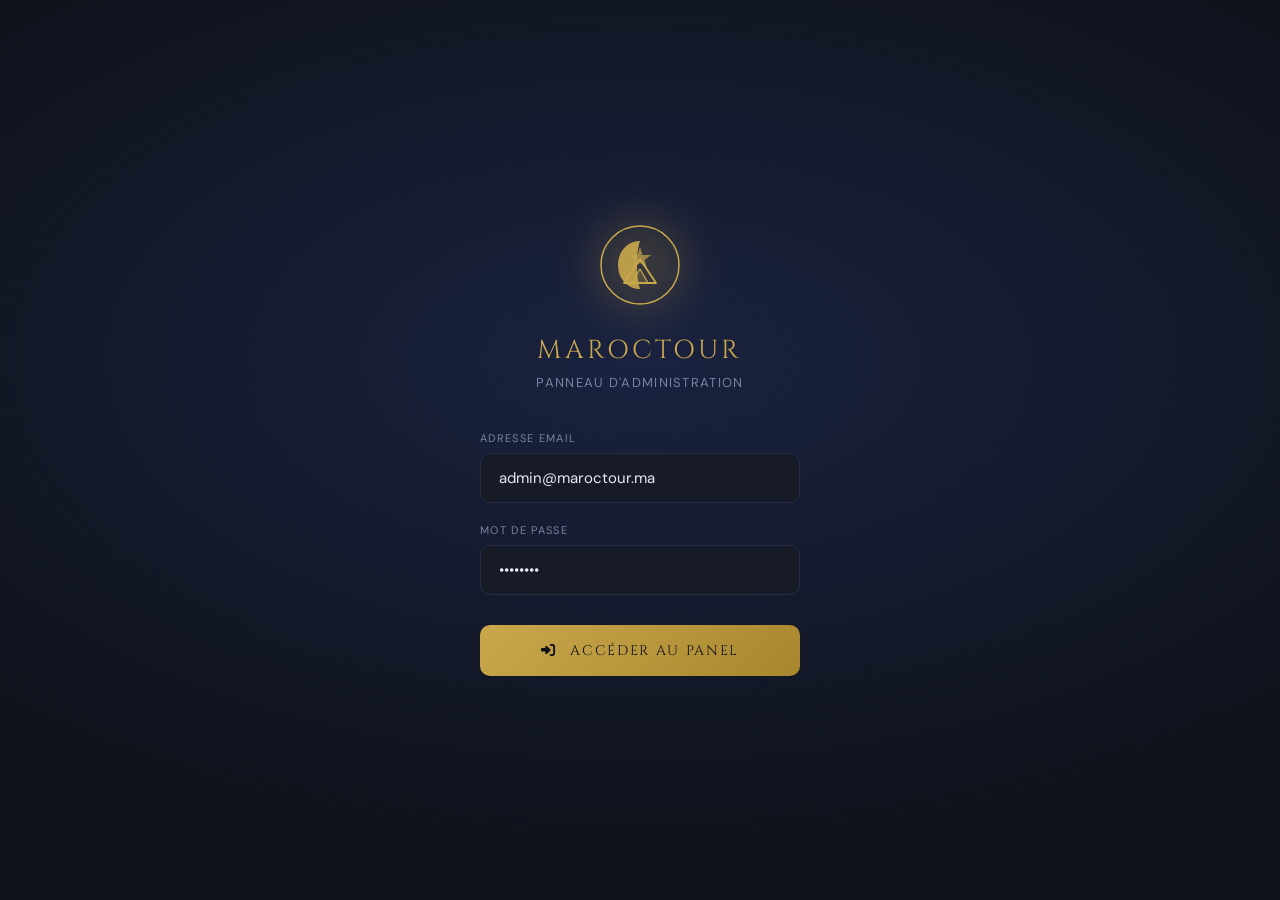
<file: templates/admin.html>
<!DOCTYPE html>
<html lang="fr">
<head>
    <meta charset="UTF-8">
    <meta name="viewport" content="width=device-width, initial-scale=1.0">
    <title>Admin Panel – MarocTour</title>
    <link rel="stylesheet" href="https://cdnjs.cloudflare.com/ajax/libs/font-awesome/6.4.0/css/all.min.css">
    <link href="https://fonts.googleapis.com/css2?family=Cinzel:wght@600;700&family=DM+Sans:wght@300;400;500;600&display=swap" rel="stylesheet">
    <style>
        :root {
            --bg: #0e1117;
            --surface: #161b27;
            --surface2: #1e2538;
            --border: #252d42;
            --gold: #c9a84c;
            --gold-light: #e0c06e;
            --gold-dim: rgba(201,168,76,0.15);
            --red: #e05252;
            --green: #4dbd74;
            --blue: #5b8dee;
            --teal: #3ecfb3;
            --text: #e8eaf2;
            --muted: #7a82a0;
            --font-display: 'Cinzel', serif;
            --font-body: 'DM Sans', sans-serif;
            --radius: 14px;
            --sidebar-w: 260px;
        }

        * { margin:0; padding:0; box-sizing:border-box; }
        body { font-family: var(--font-body); background: var(--bg); color: var(--text); min-height:100vh; overflow-x:hidden; }

        /* ===================== LOGIN ===================== */
        #admin-login {
            min-height:100vh; display:flex; align-items:center; justify-content:center;
            background: radial-gradient(ellipse 80% 60% at 50% 40%, #1a2240 0%, #0e1117 100%);
        }
        .login-wrap { width:420px; padding:60px 50px; }

        /* Brand icon */
        .brand-icon {
            width:80px; height:80px; margin:0 auto 28px;
            position:relative; cursor:default;
        }
        .brand-icon svg { width:100%; height:100%; }
        .brand-icon-glow {
            position:absolute; inset:-10px;
            border-radius:50%; background:var(--gold);
            filter: blur(20px); opacity:.18;
            animation: pulse-glow 3s ease-in-out infinite;
        }
        @keyframes pulse-glow { 0%,100%{opacity:.18} 50%{opacity:.32} }

        .brand-name {
            font-family: var(--font-display); font-size:26px; letter-spacing:.12em;
            text-align:center; color:var(--gold); margin-bottom:6px;
        }
        .brand-sub {
            text-align:center; color:var(--muted); font-size:13px; letter-spacing:.1em;
            text-transform:uppercase; margin-bottom:40px;
        }

        .field { margin-bottom:20px; }
        .field label { display:block; font-size:11px; letter-spacing:.12em; text-transform:uppercase; color:var(--muted); margin-bottom:8px; }
        .field input {
            width:100%; padding:14px 18px; background:var(--surface); border:1px solid var(--border);
            border-radius:10px; color:var(--text); font-family:var(--font-body); font-size:15px;
            transition:.2s;
        }
        .field input:focus { outline:none; border-color:var(--gold); background:var(--surface2); }

        .btn-login {
            width:100%; padding:16px; margin-top:10px;
            background: linear-gradient(135deg, var(--gold) 0%, #a8862e 100%);
            color:#0e1117; font-family:var(--font-display); font-size:14px; letter-spacing:.12em;
            border:none; border-radius:10px; cursor:pointer; transition:.25s;
        }
        .btn-login:hover { transform:translateY(-2px); box-shadow:0 10px 30px rgba(201,168,76,.3); }

        /* ===================== DASHBOARD ===================== */
        #admin-dashboard { display:flex; min-height:100vh; }

        /* SIDEBAR */
        .sidebar {
            width:var(--sidebar-w); background:var(--surface); border-right:1px solid var(--border);
            display:flex; flex-direction:column; position:fixed; top:0; left:0; height:100vh; z-index:100;
            transition:.3s;
        }
        .sidebar-brand {
            padding:28px 24px 20px;
            border-bottom:1px solid var(--border);
            display:flex; align-items:center; gap:14px;
        }
        .sidebar-logo { width:40px; height:40px; flex-shrink:0; }
        .sidebar-logo svg { width:100%; height:100%; }
        .sidebar-title { font-family:var(--font-display); font-size:16px; color:var(--gold); letter-spacing:.08em; }
        .sidebar-role { font-size:11px; color:var(--muted); letter-spacing:.1em; text-transform:uppercase; }

        .sidebar-nav { flex:1; padding:20px 14px; overflow-y:auto; }
        .nav-section-label {
            font-size:10px; letter-spacing:.18em; text-transform:uppercase; color:var(--muted);
            padding:8px 14px 6px; margin-top:10px;
        }
        .nav-item {
            display:flex; align-items:center; gap:12px;
            padding:12px 16px; border-radius:10px; cursor:pointer;
            font-size:14px; color:var(--muted); transition:.2s; margin-bottom:2px;
            border:none; background:none; width:100%; text-align:left;
        }
        .nav-item i { width:18px; text-align:center; font-size:15px; }
        .nav-item:hover { background:var(--surface2); color:var(--text); }
        .nav-item.active { background:var(--gold-dim); color:var(--gold); }
        .nav-item .badge-count {
            margin-left:auto; background:var(--red); color:#fff; font-size:10px;
            padding:2px 7px; border-radius:20px; font-weight:600;
        }

        .sidebar-footer {
            padding:20px 14px; border-top:1px solid var(--border);
        }
        .btn-site { 
            display:flex; align-items:center; gap:10px;
            padding:11px 16px; border-radius:10px; background:var(--gold-dim);
            color:var(--gold); font-size:13px; cursor:pointer; border:none; width:100%;
            transition:.2s; margin-bottom:10px;
        }
        .btn-site:hover { background:rgba(201,168,76,.25); }
        .btn-sidebar-logout {
            display:flex; align-items:center; gap:10px;
            padding:11px 16px; border-radius:10px; background:rgba(224,82,82,.1);
            color:var(--red); font-size:13px; cursor:pointer; border:none; width:100%; transition:.2s;
        }
        .btn-sidebar-logout:hover { background:rgba(224,82,82,.2); }

        /* MAIN CONTENT */
        .main-content {
            margin-left:var(--sidebar-w); flex:1; padding:36px 40px; background:var(--bg);
        }

        /* TOP BAR */
        .topbar {
            display:flex; align-items:center; justify-content:space-between;
            margin-bottom:36px;
        }
        .topbar-title h1 { font-family:var(--font-display); font-size:22px; color:var(--text); letter-spacing:.06em; }
        .topbar-title p { font-size:13px; color:var(--muted); margin-top:3px; }
        .topbar-right { display:flex; align-items:center; gap:16px; }

        .status-pill {
            display:flex; align-items:center; gap:7px;
            padding:8px 16px; border-radius:20px; background:var(--surface); border:1px solid var(--border);
            font-size:12px; color:var(--muted);
        }
        .status-dot { width:7px; height:7px; border-radius:50%; background:var(--green); animation:blink 2s infinite; }
        @keyframes blink { 0%,100%{opacity:1} 50%{opacity:.4} }

        .topbar-avatar {
            width:38px; height:38px; border-radius:50%;
            background:linear-gradient(135deg,var(--gold),#a8862e);
            display:flex; align-items:center; justify-content:center;
            font-family:var(--font-display); font-size:14px; color:#0e1117; cursor:pointer;
        }

        /* STAT CARDS */
        .stats-row { display:grid; grid-template-columns:repeat(4, 1fr); gap:20px; margin-bottom:32px; }
        .stat-card {
            background:var(--surface); border:1px solid var(--border); border-radius:var(--radius);
            padding:26px 24px; transition:.25s; cursor:default;
        }
        .stat-card:hover { border-color:var(--gold); transform:translateY(-2px); }
        .stat-card-top { display:flex; align-items:center; justify-content:space-between; margin-bottom:18px; }
        .stat-icon {
            width:44px; height:44px; border-radius:12px;
            display:flex; align-items:center; justify-content:center; font-size:18px;
        }
        .stat-icon.gold { background:var(--gold-dim); color:var(--gold); }
        .stat-icon.blue { background:rgba(91,141,238,.15); color:var(--blue); }
        .stat-icon.green { background:rgba(77,189,116,.15); color:var(--green); }
        .stat-icon.teal { background:rgba(62,207,179,.15); color:var(--teal); }
        .stat-trend { font-size:11px; display:flex; align-items:center; gap:4px; }
        .stat-trend.up { color:var(--green); }
        .stat-trend.neutral { color:var(--muted); }
        .stat-value { font-family:var(--font-display); font-size:32px; color:var(--text); margin-bottom:4px; }
        .stat-label { font-size:13px; color:var(--muted); }

        /* TAB PANEL */
        .panel { background:var(--surface); border:1px solid var(--border); border-radius:var(--radius); overflow:hidden; }
        .panel-tabs { display:flex; border-bottom:1px solid var(--border); padding:0 24px; }
        .panel-tab {
            padding:18px 20px; font-size:13px; color:var(--muted); cursor:pointer;
            border-bottom:2px solid transparent; transition:.2s; background:none; border-left:none; border-right:none; border-top:none;
            display:flex; align-items:center; gap:8px;
        }
        .panel-tab:hover { color:var(--text); }
        .panel-tab.active { color:var(--gold); border-bottom-color:var(--gold); }
        .panel-body { padding:32px; }
        .tab-pane { display:none; }
        .tab-pane.active { display:block; }

        /* SECTION HEADER */
        .section-head { display:flex; align-items:center; justify-content:space-between; margin-bottom:24px; }
        .section-head h2 { font-size:17px; font-weight:600; color:var(--text); }
        .btn-add {
            padding:9px 18px; background:var(--gold-dim); color:var(--gold); border:1px solid rgba(201,168,76,.3);
            border-radius:8px; font-size:13px; cursor:pointer; display:flex; align-items:center; gap:7px; transition:.2s;
        }
        .btn-add:hover { background:rgba(201,168,76,.25); }

        /* TABLE */
        .table-wrap { overflow-x:auto; }
        table { width:100%; border-collapse:collapse; }
        thead th {
            padding:12px 16px; text-align:left; font-size:11px; letter-spacing:.1em;
            text-transform:uppercase; color:var(--muted); border-bottom:1px solid var(--border); background:var(--surface2);
        }
        tbody tr { border-bottom:1px solid var(--border); transition:.15s; }
        tbody tr:last-child { border-bottom:none; }
        tbody tr:hover { background:var(--surface2); }
        tbody td { padding:14px 16px; font-size:14px; color:var(--text); }
        .td-avatar {
            width:32px; height:32px; border-radius:50%; background:linear-gradient(135deg,var(--gold),#a8862e);
            display:inline-flex; align-items:center; justify-content:center; font-size:13px; color:#0e1117;
            font-weight:700; margin-right:10px; vertical-align:middle;
        }
        .td-name { vertical-align:middle; }
        .badge-role {
            display:inline-block; padding:3px 10px; border-radius:20px; font-size:11px; font-weight:600;
        }
        .badge-role.user { background:rgba(91,141,238,.15); color:var(--blue); }
        .badge-role.admin { background:var(--gold-dim); color:var(--gold); }
        .btn-del {
            padding:6px 12px; background:rgba(224,82,82,.1); color:var(--red);
            border:none; border-radius:7px; font-size:12px; cursor:pointer; transition:.2s;
        }
        .btn-del:hover { background:rgba(224,82,82,.2); }

        /* FORM */
        .form-grid { display:grid; grid-template-columns:1fr 1fr; gap:20px; }
        .form-field { margin-bottom:20px; }
        .form-field label { display:block; font-size:12px; letter-spacing:.1em; text-transform:uppercase; color:var(--muted); margin-bottom:9px; }
        .form-field input, .form-field select, .form-field textarea {
            width:100%; padding:13px 16px; background:var(--bg); border:1px solid var(--border);
            border-radius:9px; color:var(--text); font-family:var(--font-body); font-size:14px; transition:.2s;
        }
        .form-field input:focus, .form-field select:focus, .form-field textarea:focus {
            outline:none; border-color:var(--gold);
        }
        .form-field textarea { resize:vertical; }
        .form-field select option { background:var(--surface2); }
        .btn-save {
            padding:13px 28px; background:linear-gradient(135deg,var(--gold),#a8862e);
            color:#0e1117; font-family:var(--font-display); font-size:13px; letter-spacing:.1em;
            border:none; border-radius:9px; cursor:pointer; transition:.25s;
        }
        .btn-save:hover { transform:translateY(-2px); box-shadow:0 8px 24px rgba(201,168,76,.3); }

        /* DESTINATIONS LIST */
        .dest-grid { display:grid; grid-template-columns:repeat(auto-fill, minmax(200px, 1fr)); gap:14px; margin-top:24px; }
        .dest-chip {
            padding:14px 18px; border-radius:10px; border:1px solid var(--border); background:var(--surface2);
            display:flex; align-items:center; gap:10px; font-size:13px;
        }
        .chip-dot { width:8px; height:8px; border-radius:50%; flex-shrink:0; }
        .chip-dot.ville { background:var(--blue); }
        .chip-dot.nature { background:var(--green); }

        /* ACTIVITY FEED */
        .activity-feed { list-style:none; }
        .activity-feed li {
            display:flex; align-items:flex-start; gap:16px;
            padding:16px 0; border-bottom:1px solid var(--border);
        }
        .activity-feed li:last-child { border-bottom:none; }
        .act-icon {
            width:36px; height:36px; border-radius:10px; display:flex; align-items:center;
            justify-content:center; font-size:14px; flex-shrink:0; margin-top:2px;
        }
        .act-icon.register { background:rgba(91,141,238,.15); color:var(--blue); }
        .act-icon.predict { background:var(--gold-dim); color:var(--gold); }
        .act-icon.group { background:rgba(77,189,116,.15); color:var(--green); }
        .act-icon.plan { background:rgba(62,207,179,.15); color:var(--teal); }
        .act-body { flex:1; }
        .act-title { font-size:13px; color:var(--text); line-height:1.4; }
        .act-time { font-size:11px; color:var(--muted); margin-top:3px; }

        /* ML STATUS CARD */
        .ml-card {
            border:1px solid var(--border); border-radius:var(--radius);
            padding:24px; background:var(--surface2);
        }
        .ml-card-title { display:flex; align-items:center; gap:10px; font-size:15px; font-weight:600; margin-bottom:20px; }
        .ml-card-title i { color:var(--gold); }
        .ml-metric { display:flex; justify-content:space-between; align-items:center; padding:10px 0; border-bottom:1px solid var(--border); }
        .ml-metric:last-child { border-bottom:none; }
        .ml-metric-label { font-size:13px; color:var(--muted); }
        .ml-metric-val { font-size:14px; font-weight:600; }
        .ml-metric-val.ok { color:var(--green); }
        .ml-metric-val.warn { color:var(--gold); }
        .progress-bar { width:120px; height:6px; background:var(--border); border-radius:3px; overflow:hidden; }
        .progress-fill { height:100%; border-radius:3px; background:linear-gradient(90deg, var(--gold), var(--teal)); }

        /* ALERTS */
        .alert { padding:14px 18px; border-radius:10px; margin-bottom:20px; font-size:13px; display:flex; align-items:center; gap:10px; }
        .alert.success { background:rgba(77,189,116,.12); border:1px solid rgba(77,189,116,.3); color:var(--green); }
        .alert.error { background:rgba(224,82,82,.12); border:1px solid rgba(224,82,82,.3); color:var(--red); }
        .hidden { display:none !important; }

        /* RESPONSIVE */
        @media (max-width:1100px) { .stats-row { grid-template-columns:repeat(2,1fr); } }
        @media (max-width:900px) {
            .sidebar { transform:translateX(-100%); }
            .sidebar.open { transform:none; }
            .main-content { margin-left:0; padding:24px 20px; }
        }
    </style>
</head>
<body>

<!-- ==================== LOGIN ==================== -->
<div id="admin-login">
    <div class="login-wrap">
        <div class="brand-icon">
            <div class="brand-icon-glow"></div>
            <!-- SVG Logotype personnalisé MarocTour -->
            <svg viewBox="0 0 80 80" fill="none" xmlns="http://www.w3.org/2000/svg">
                <circle cx="40" cy="40" r="39" stroke="#c9a84c" stroke-width="1.5"/>
                <!-- Croissant stylisé -->
                <path d="M40 16 C28 16 18 26 18 40 C18 54 28 64 40 64 C38 58 37 50 37 40 C37 30 38 22 40 16Z" fill="#c9a84c" opacity="0.9"/>
                <!-- Étoile à 6 branches stylisée -->
                <polygon points="40,22 42.5,30 51,30 44.5,35 47,43 40,38 33,43 35.5,35 29,30 37.5,30" fill="#c9a84c" opacity="0.7"/>
                <!-- Montagne -->
                <path d="M24 58 L40 34 L56 58 Z" fill="none" stroke="#c9a84c" stroke-width="1.8" stroke-linejoin="round"/>
                <path d="M32 58 L40 44 L48 58" fill="rgba(201,168,76,0.2)" stroke="#c9a84c" stroke-width="1.2" stroke-linejoin="round"/>
            </svg>
        </div>

        <div class="brand-name">MAROCTOUR</div>
        <div class="brand-sub">Panneau d'Administration</div>

        <div class="field">
            <label>Adresse Email</label>
            <input type="email" id="admin-email" value="admin@maroctour.ma" placeholder="admin@maroctour.ma">
        </div>
        <div class="field">
            <label>Mot de passe</label>
            <input type="password" id="admin-password" value="admin123" placeholder="••••••••">
        </div>
        <button class="btn-login" onclick="doLogin()">
            <i class="fas fa-sign-in-alt" style="margin-right:8px;"></i> ACCÉDER AU PANEL
        </button>
        <div id="login-error" class="alert error hidden" style="margin-top:16px;">
            <i class="fas fa-exclamation-circle"></i> <span></span>
        </div>
    </div>
</div>

<!-- ==================== DASHBOARD ==================== -->
<div id="admin-dashboard" class="hidden">

    <!-- SIDEBAR -->
    <aside class="sidebar" id="sidebar">
        <div class="sidebar-brand">
            <div class="sidebar-logo">
                <svg viewBox="0 0 40 40" fill="none" xmlns="http://www.w3.org/2000/svg">
                    <circle cx="20" cy="20" r="19" stroke="#c9a84c" stroke-width="1.2"/>
                    <path d="M20 8 C14 8 9 13 9 20 C9 27 14 32 20 32 C19 29 18.5 25 18.5 20 C18.5 15 19 11 20 8Z" fill="#c9a84c" opacity="0.9"/>
                    <path d="M12 29 L20 17 L28 29 Z" fill="none" stroke="#c9a84c" stroke-width="1.4" stroke-linejoin="round"/>
                    <path d="M16 29 L20 22 L24 29" fill="rgba(201,168,76,0.25)" stroke="#c9a84c" stroke-width="1" stroke-linejoin="round"/>
                </svg>
            </div>
            <div>
                <div class="sidebar-title">MarocTour</div>
                <div class="sidebar-role">Admin Panel</div>
            </div>
        </div>

        <nav class="sidebar-nav">
            <div class="nav-section-label">Principal</div>
            <button class="nav-item active" onclick="showTab('overview',this)">
                <i class="fas fa-chart-line"></i> Vue d'ensemble
            </button>
            <button class="nav-item" onclick="showTab('users',this)">
                <i class="fas fa-users"></i> Utilisateurs
                <span class="badge-count" id="users-badge">0</span>
            </button>
            <button class="nav-item" onclick="showTab('destinations',this)">
                <i class="fas fa-map-marker-alt"></i> Destinations
            </button>
            <button class="nav-item" onclick="showTab('groups',this)">
                <i class="fas fa-user-friends"></i> Groupes de voyage
            </button>

            <button class="nav-item" onclick="showTab('comments',this)">
                <i class="fas fa-comments"></i> Commentaires
                <span class="badge-count" id="comments-badge">0</span>
            </button>

            <div class="nav-section-label" style="margin-top:16px;">Contenu & Système</div>
            <button class="nav-item" onclick="showTab('content',this)">
                <i class="fas fa-edit"></i> Contenu du site
            </button>
            <button class="nav-item" onclick="showTab('ml',this)">
                <i class="fas fa-brain"></i> Modèle ML
            </button>
            <button class="nav-item" onclick="showTab('activity',this)">
                <i class="fas fa-history"></i> Journal d'activité
            </button>
        </nav>

        <div class="sidebar-footer">
            <button class="btn-site" onclick="window.open('/', '_blank')">
                <i class="fas fa-external-link-alt"></i> Voir le site
            </button>
            <button class="btn-sidebar-logout" onclick="adminLogout()">
                <i class="fas fa-sign-out-alt"></i> Déconnexion
            </button>
        </div>
    </aside>

    <!-- MAIN -->
    <main class="main-content">

        <!-- TOPBAR -->
        <div class="topbar">
            <div class="topbar-title">
                <h1 id="page-title">Vue d'ensemble</h1>
                <p id="page-sub">Tableau de bord — MarocTour</p>
            </div>
            <div class="topbar-right">
                <div class="status-pill">
                    <span class="status-dot"></span>
                    Système opérationnel
                </div>
                <div class="topbar-avatar">A</div>
            </div>
        </div>

        <!-- STAT CARDS -->
        <div class="stats-row">
            <div class="stat-card">
                <div class="stat-card-top">
                    <div class="stat-icon gold"><i class="fas fa-users"></i></div>
                    <span class="stat-trend up"><i class="fas fa-arrow-up"></i> Live</span>
                </div>
                <div class="stat-value" id="sc-users">0</div>
                <div class="stat-label">Utilisateurs inscrits</div>
            </div>
            <div class="stat-card">
                <div class="stat-card-top">
                    <div class="stat-icon blue"><i class="fas fa-map-marked-alt"></i></div>
                    <span class="stat-trend neutral"><i class="fas fa-minus"></i> Stable</span>
                </div>
                <div class="stat-value" id="sc-dests">0</div>
                <div class="stat-label">Destinations disponibles</div>
            </div>
            <div class="stat-card">
                <div class="stat-card-top">
                    <div class="stat-icon green"><i class="fas fa-user-friends"></i></div>
                    <span class="stat-trend up"><i class="fas fa-arrow-up"></i> Actifs</span>
                </div>
                <div class="stat-value" id="sc-groups">0</div>
                <div class="stat-label">Groupes de voyage</div>
            </div>
            <div class="stat-card">
                <div class="stat-card-top">
                    <div class="stat-icon teal"><i class="fas fa-brain"></i></div>
                    <span class="stat-trend up" id="ml-badge">⚡ Actif</span>
                </div>
                <div class="stat-value">ML</div>
                <div class="stat-label">Modèle Decision Tree</div>
            </div>
        </div>

        <!-- MAIN PANEL -->
        <div class="panel">
            <div class="panel-tabs">
                <button class="panel-tab active" id="ptab-overview" onclick="showTab('overview',this,true)"><i class="fas fa-chart-line"></i> Aperçu</button>
                <button class="panel-tab" id="ptab-users" onclick="showTab('users',this,true)"><i class="fas fa-users"></i> Utilisateurs</button>
                <button class="panel-tab" id="ptab-destinations" onclick="showTab('destinations',this,true)"><i class="fas fa-map"></i> Destinations</button>
                <button class="panel-tab" id="ptab-groups" onclick="showTab('groups',this,true)"><i class="fas fa-user-friends"></i> Groupes</button>
                <button class="panel-tab" id="ptab-comments" onclick="showTab('comments',this,true)"><i class="fas fa-comments"></i> Commentaires</button>
                <button class="panel-tab" id="ptab-content" onclick="showTab('content',this,true)"><i class="fas fa-edit"></i> Contenu</button>
                <button class="panel-tab" id="ptab-ml" onclick="showTab('ml',this,true)"><i class="fas fa-brain"></i> ML</button>
                <button class="panel-tab" id="ptab-favorites" onclick="showTab('favorites',this,true)"><i class="fas fa-bookmark"></i> Favoris</button>
                <button class="panel-tab" id="ptab-activity" onclick="showTab('activity',this,true)"><i class="fas fa-history"></i> Activité</button>
            </div>

            <div class="panel-body">

                <!-- ===== OVERVIEW ===== -->
                <div class="tab-pane active" id="pane-overview">
                    <div class="section-head"><h2>Résumé du système</h2></div>
                    <div style="display:grid; grid-template-columns:1fr 1fr; gap:24px;">
                        <div class="ml-card">
                            <div class="ml-card-title"><i class="fas fa-server"></i> Infrastructure</div>
                            <div class="ml-metric">
                                <span class="ml-metric-label">Serveur Flask</span>
                                <span class="ml-metric-val ok">En ligne</span>
                            </div>
                            <div class="ml-metric">
                                <span class="ml-metric-label">Dataset chargé</span>
                                <span class="ml-metric-val ok">500 échantillons</span>
                            </div>
                            <div class="ml-metric">
                                <span class="ml-metric-label">API Endpoints</span>
                                <span class="ml-metric-val warn">12 actifs</span>
                            </div>
                            <div class="ml-metric">
                                <span class="ml-metric-label">Sessions actives</span>
                                <span class="ml-metric-val ok">Live</span>
                            </div>
                        </div>
                        <div class="ml-card">
                            <div class="ml-card-title"><i class="fas fa-chart-pie"></i> Répartition destinations</div>
                            <div class="ml-metric">
                                <span class="ml-metric-label">Villes marocaines</span>
                                <div style="display:flex; align-items:center; gap:10px;">
                                    <div class="progress-bar"><div class="progress-fill" style="width:55%;"></div></div>
                                    <span class="ml-metric-val ok">8</span>
                                </div>
                            </div>
                            <div class="ml-metric">
                                <span class="ml-metric-label">Sites naturels</span>
                                <div style="display:flex; align-items:center; gap:10px;">
                                    <div class="progress-bar"><div class="progress-fill" style="width:45%;"></div></div>
                                    <span class="ml-metric-val" style="color:var(--teal)">9</span>
                                </div>
                            </div>
                            <div class="ml-metric">
                                <span class="ml-metric-label">Précision du modèle</span>
                                <div style="display:flex; align-items:center; gap:10px;">
                                    <div class="progress-bar"><div class="progress-fill" style="width:82%;"></div></div>
                                    <span class="ml-metric-val warn">~82%</span>
                                </div>
                            </div>
                        </div>
                    </div>
                </div>

                <!-- ===== USERS ===== -->
                <div class="tab-pane" id="pane-users">
                    <div class="section-head">
                        <h2>Gestion des utilisateurs</h2>
                        <span style="font-size:13px; color:var(--muted);" id="users-count-label">Chargement...</span>
                    </div>
                    <div id="users-alert"></div>
                    <div class="table-wrap">
                        <table>
                            <thead>
                                <tr>
                                    <th>Utilisateur</th>
                                    <th>Email</th>
                                    <th>Inscription</th>
                                    <th>Activité</th>
                                    <th>Rôle</th>
                                    <th>Action</th>
                                </tr>
                            </thead>
                            <tbody id="users-tbody">
                                <tr><td colspan="5" style="text-align:center; color:var(--muted); padding:32px;">Chargement...</td></tr>
                            </tbody>
                        </table>
                    </div>
                </div>

                <!-- ===== DESTINATIONS ===== -->
                <div class="tab-pane" id="pane-destinations">
                    <div style="display:grid; grid-template-columns:1fr 1fr; gap:32px; align-items:start;">
                        <!-- Formulaire ajout -->
                        <div>
                            <div class="section-head"><h2>Ajouter une destination</h2></div>
                            <div id="dest-alert"></div>
                            <form id="dest-form">
                                <div class="form-field">
                                    <label>Nom de la destination</label>
                                    <input type="text" id="dest-name" placeholder="Ex: Tanger" required>
                                </div>
                                <div class="form-field">
                                    <label>Type</label>
                                    <select id="dest-type" required>
                                        <option value="Ville">Ville</option>
                                        <option value="Nature">Nature</option>
                                    </select>
                                </div>
                                <div class="form-field">
                                    <label>Budget minimum (MAD)</label>
                                    <input type="number" id="dest-budget" min="0" placeholder="3000">
                                </div>
                                <div class="form-field">
                                    <label>Meilleure saison</label>
                                    <input type="text" id="dest-season" placeholder="Printemps, Automne...">
                                </div>
                                <div class="form-field">
                                    <label>Description</label>
                                    <textarea id="dest-desc" rows="3" placeholder="Décrivez la destination..."></textarea>
                                </div>
                                <button type="submit" class="btn-save"><i class="fas fa-plus" style="margin-right:8px;"></i> Ajouter</button>
                            </form>
                        </div>
                        <!-- Liste destinations -->
                        <div>
                            <div class="section-head">
                                <h2>Toutes les destinations</h2>
                                <span style="font-size:13px; color:var(--muted);" id="dest-count-label">Chargement...</span>
                            </div>
                            <div class="table-wrap" style="max-height:420px; overflow-y:auto;">
                                <table>
                                    <thead>
                                        <tr>
                                            <th>Nom</th>
                                            <th>Type</th>
                                            <th>Budget</th>
                                            <th>Source</th>
                                            <th>Action</th>
                                        </tr>
                                    </thead>
                                    <tbody id="dest-tbody">
                                        <tr><td colspan="5" style="text-align:center;color:var(--muted);padding:24px;">Chargement...</td></tr>
                                    </tbody>
                                </table>
                            </div>
                        </div>
                    </div>
                </div>

                <!-- ===== COMMENTS ===== -->
                <div class="tab-pane" id="pane-comments">
                    <div class="section-head">
                        <h2>Commentaires utilisateurs</h2>
                        <span style="font-size:13px; color:var(--muted);" id="comments-count-label">Chargement...</span>
                    </div>
                    <div id="comments-alert"></div>
                    <div class="table-wrap">
                        <table>
                            <thead>
                                <tr>
                                    <th>Utilisateur</th>
                                    <th>Destination</th>
                                    <th>Commentaire</th>
                                    <th>Note</th>
                                    <th>Date</th>
                                    <th>Action</th>
                                </tr>
                            </thead>
                            <tbody id="comments-tbody">
                                <tr><td colspan="6" style="text-align:center;color:var(--muted);padding:32px;">Chargement...</td></tr>
                            </tbody>
                        </table>
                    </div>
                </div>

                <!-- ===== GROUPS ===== -->
                <div class="tab-pane" id="pane-groups">
                    <div class="section-head"><h2>Groupes de voyage actifs</h2></div>
                    <div class="table-wrap">
                        <table>
                            <thead>
                                <tr>
                                    <th>#</th>
                                    <th>Groupe</th>
                                    <th>Destination</th>
                                    <th>Date départ</th>
                                    <th>Participants</th>
                                    <th>Statut</th>
                                </tr>
                            </thead>
                            <tbody id="groups-tbody">
                                <tr><td colspan="6" style="text-align:center; color:var(--muted); padding:32px;">Chargement...</td></tr>
                            </tbody>
                        </table>
                    </div>
                </div>

                <!-- ===== CONTENT ===== -->
                <div class="tab-pane" id="pane-content">
                    <div class="section-head"><h2>Modifier le contenu du site</h2></div>
                    <form id="content-form">
                        <div class="form-field">
                            <label><i class="fas fa-newspaper" style="color:var(--gold); margin-right:6px;"></i> Actualité à la une</label>
                            <textarea id="news-content" rows="5" placeholder="Saisissez une actualité ou une annonce pour les visiteurs..."></textarea>
                        </div>
                        <div class="form-field">
                            <label><i class="fas fa-comment-alt" style="color:var(--gold); margin-right:6px;"></i> Message d'accueil personnalisé</label>
                            <input type="text" id="welcome-msg" placeholder="Bienvenue sur MarocTour – Explorez le Maroc...">
                        </div>
                        <button type="submit" class="btn-save"><i class="fas fa-save" style="margin-right:8px;"></i> Enregistrer</button>
                    </form>
                </div>

                <!-- ===== ML ===== -->
                <div class="tab-pane" id="pane-ml">
                    <div class="section-head"><h2>Statut du modèle Machine Learning</h2></div>
                    <div style="display:grid; grid-template-columns:1fr 1fr; gap:24px;">
                        <div class="ml-card">
                            <div class="ml-card-title"><i class="fas fa-cogs"></i> Paramètres du modèle</div>
                            <div class="ml-metric">
                                <span class="ml-metric-label">Algorithme</span>
                                <span class="ml-metric-val warn">Decision Tree</span>
                            </div>
                            <div class="ml-metric">
                                <span class="ml-metric-label">Profondeur max</span>
                                <span class="ml-metric-val">4</span>
                            </div>
                            <div class="ml-metric">
                                <span class="ml-metric-label">Features d'entrée</span>
                                <span class="ml-metric-val">5</span>
                            </div>
                            <div class="ml-metric">
                                <span class="ml-metric-label">Taille dataset</span>
                                <span class="ml-metric-val ok">500 lignes</span>
                            </div>
                            <div class="ml-metric">
                                <span class="ml-metric-label">Classes</span>
                                <span class="ml-metric-val">Ville / Nature</span>
                            </div>
                        </div>
                        <div class="ml-card">
                            <div class="ml-card-title"><i class="fas fa-list-alt"></i> Features utilisées</div>
                            <div class="ml-metric"><span class="ml-metric-label">Âge</span><span class="ml-metric-val ok">Numérique</span></div>
                            <div class="ml-metric"><span class="ml-metric-label">Sexe</span><span class="ml-metric-val warn">Encodé</span></div>
                            <div class="ml-metric"><span class="ml-metric-label">Budget</span><span class="ml-metric-val ok">Numérique</span></div>
                            <div class="ml-metric"><span class="ml-metric-label">Situation matrimoniale</span><span class="ml-metric-val warn">Encodé</span></div>
                            <div class="ml-metric"><span class="ml-metric-label">Région d'origine</span><span class="ml-metric-val warn">Encodé</span></div>
                        </div>
                    </div>
                </div>

                <!-- ===== FAVORITES ===== -->
                <div class="tab-pane" id="pane-favorites">
                    <div class="section-head">
                        <h2>Favoris des utilisateurs</h2>
                        <span style="font-size:13px; color:var(--muted);" id="fav-admin-label">Toutes les sauvegardes</span>
                    </div>
                    <!-- Sub-tabs -->
                    <div style="display:flex; gap:4px; margin-bottom:20px; border-bottom:2px solid var(--border); padding-bottom:0;">
                        <button id="fadm-tab-dests" onclick="switchFavAdminTab('dests',this)"
                            style="padding:9px 18px; border:none; background:none; font-family:inherit; font-size:13px;
                                font-weight:600; cursor:pointer; border-bottom:3px solid var(--gold); margin-bottom:-2px;
                                color:var(--gold); display:flex; align-items:center; gap:6px;">
                            <i class="fas fa-map-marker-alt"></i> Destinations
                            <span id="fadm-count-dests" style="background:var(--gold-soft,rgba(212,147,58,.12));color:var(--gold);font-size:10px;padding:2px 7px;border-radius:20px;">0</span>
                        </button>
                        <button id="fadm-tab-groups" onclick="switchFavAdminTab('groups',this)"
                            style="padding:9px 18px; border:none; background:none; font-family:inherit; font-size:13px;
                                font-weight:600; cursor:pointer; border-bottom:3px solid transparent; margin-bottom:-2px;
                                color:var(--muted); display:flex; align-items:center; gap:6px;">
                            <i class="fas fa-users"></i> Groupes
                            <span id="fadm-count-groups" style="background:rgba(100,100,100,.1);color:#888;font-size:10px;padding:2px 7px;border-radius:20px;">0</span>
                        </button>
                        <button id="fadm-tab-plans" onclick="switchFavAdminTab('plans',this)"
                            style="padding:9px 18px; border:none; background:none; font-family:inherit; font-size:13px;
                                font-weight:600; cursor:pointer; border-bottom:3px solid transparent; margin-bottom:-2px;
                                color:var(--muted); display:flex; align-items:center; gap:6px;">
                            <i class="fas fa-route"></i> Plans de voyage
                            <span id="fadm-count-plans" style="background:rgba(100,100,100,.1);color:#888;font-size:10px;padding:2px 7px;border-radius:20px;">0</span>
                        </button>
                    </div>
                    <!-- Pane Destinations -->
                    <div id="fadm-pane-dests" class="table-wrap">
                        <table>
                            <thead><tr>
                                <th>Utilisateur</th><th>Destination</th><th>Type</th><th>Budget</th><th>Date</th>
                            </tr></thead>
                            <tbody id="fadm-dests-tbody">
                                <tr><td colspan="5" style="text-align:center;color:var(--muted);padding:32px;">Chargement...</td></tr>
                            </tbody>
                        </table>
                    </div>
                    <!-- Pane Groupes -->
                    <div id="fadm-pane-groups" class="table-wrap" style="display:none;">
                        <table>
                            <thead><tr>
                                <th>Utilisateur</th><th>Groupe</th><th>Destination</th><th>Date</th>
                            </tr></thead>
                            <tbody id="fadm-groups-tbody">
                                <tr><td colspan="4" style="text-align:center;color:var(--muted);padding:32px;">Chargement...</td></tr>
                            </tbody>
                        </table>
                    </div>
                    <!-- Pane Plans -->
                    <div id="fadm-pane-plans" class="table-wrap" style="display:none;">
                        <table>
                            <thead><tr>
                                <th>Utilisateur</th><th>Destination</th><th>Durée</th><th>Budget</th><th>Date</th>
                            </tr></thead>
                            <tbody id="fadm-plans-tbody">
                                <tr><td colspan="5" style="text-align:center;color:var(--muted);padding:32px;">Chargement...</td></tr>
                            </tbody>
                        </table>
                    </div>
                </div>

                <!-- ===== ACTIVITY ===== -->
                <div class="tab-pane" id="pane-activity">
                    <div class="section-head"><h2>Journal d'activité récente</h2></div>
                    <ul class="activity-feed" id="activity-list">
                        <li>
                            <div class="act-icon register"><i class="fas fa-user-plus"></i></div>
                            <div class="act-body">
                                <div class="act-title">Système initialisé — MarocTour opérationnel</div>
                                <div class="act-time">Aujourd'hui</div>
                            </div>
                        </li>
                        <li>
                            <div class="act-icon predict"><i class="fas fa-brain"></i></div>
                            <div class="act-body">
                                <div class="act-title">Modèle ML chargé et entraîné avec 500 échantillons</div>
                                <div class="act-time">Au démarrage du serveur</div>
                            </div>
                        </li>
                        <li>
                            <div class="act-icon group"><i class="fas fa-users"></i></div>
                            <div class="act-body">
                                <div class="act-title">3 groupes de voyage pré-configurés disponibles</div>
                                <div class="act-time">Données initiales</div>
                            </div>
                        </li>
                        <li>
                            <div class="act-icon plan"><i class="fas fa-map-marked-alt"></i></div>
                            <div class="act-body">
                                <div class="act-title">8 villes + 9 sites nature disponibles pour recommandation</div>
                                <div class="act-time">CSV chargés au démarrage</div>
                            </div>
                        </li>
                    </ul>
                </div>

            </div><!-- /panel-body -->
        </div><!-- /panel -->

    </main>
</div><!-- /admin-dashboard -->

<script>
    // ===== LOGIN =====
    async function doLogin() {
        const email = document.getElementById('admin-email').value;
        const pass  = document.getElementById('admin-password').value;
        try {
            const res = await fetch('/api/admin/login', {
                method:'POST', headers:{'Content-Type':'application/json'},
                body: JSON.stringify({email, password: pass})
            });
            const data = await res.json();
            if (data.success) {
                document.getElementById('admin-login').classList.add('hidden');
                document.getElementById('admin-dashboard').classList.remove('hidden');
                loadStats(); loadUsers(); loadGroups(); loadCommentsCount();
            } else {
                const el = document.getElementById('login-error');
                el.classList.remove('hidden');
                el.querySelector('span').textContent = data.message;
            }
        } catch(e) { alert('Erreur serveur'); }
    }

    document.querySelector('#admin-login input[type=password]').addEventListener('keydown', e => {
        if(e.key === 'Enter') doLogin();
    });

    function adminLogout() {
        if(confirm('Déconnexion?')) {
            document.getElementById('admin-dashboard').classList.add('hidden');
            document.getElementById('admin-login').classList.remove('hidden');
        }
    }

    // ===== TAB SWITCHING =====
    let currentTab = 'overview';
    const tabTitles = {
        overview:     ['Vue d\'ensemble', 'Tableau de bord — MarocTour'],
        users:        ['Utilisateurs', 'Gestion des comptes'],
        destinations: ['Destinations', 'Gérer les destinations'],
        groups:       ['Groupes de voyage', 'Tous les groupes'],
        comments:     ['Commentaires', 'Modération des avis utilisateurs'],
        favorites:    ['Favoris utilisateurs', 'Destinations, groupes et plans sauvegardés'],
        content:      ['Contenu du site', 'Modifier les textes et annonces'],
        ml:           ['Modèle ML', 'Decision Tree — Statut & Métriques'],
        activity:     ['Journal d\'activité', 'Historique des événements'],
    };

    function showTab(tab, el, fromPanel) {
        currentTab = tab;
        document.querySelectorAll('.nav-item').forEach(n => n.classList.remove('active'));
        if (!fromPanel) {
            el.classList.add('active');
            document.querySelectorAll('.panel-tab').forEach(t => t.classList.remove('active'));
            const pt = document.getElementById('ptab-' + tab);
            if(pt) pt.classList.add('active');
        } else {
            document.querySelectorAll('.panel-tab').forEach(t => t.classList.remove('active'));
            el.classList.add('active');
        }
        document.querySelectorAll('.tab-pane').forEach(p => p.classList.remove('active'));
        document.getElementById('pane-' + tab).classList.add('active');
        const [title, sub] = tabTitles[tab] || ['Admin', ''];
        document.getElementById('page-title').textContent = title;
        document.getElementById('page-sub').textContent = sub;

        if(tab === 'users') loadUsers();
        if(tab === 'groups') loadGroups();
        if(tab === 'destinations') loadDestinations();
        if(tab === 'comments') loadComments();
        if(tab === 'favorites') loadAdminFavorites();
    }

    // ===== STATS =====
    async function loadStats() {
        try {
            const res = await fetch('/api/admin/stats');
            const data = await res.json();
            if(data.success) {
                document.getElementById('sc-users').textContent = data.total_users;
                document.getElementById('sc-dests').textContent = data.total_destinations;
                document.getElementById('sc-groups').textContent = data.total_groups;
                document.getElementById('users-badge').textContent = data.total_users;
                if(!data.ml_status) {
                    document.getElementById('ml-badge').textContent = '⚠ Fallback';
                    document.getElementById('ml-badge').style.color = 'var(--gold)';
                }
            }
        } catch(e) {}
    }

    // ===== USERS =====
    async function loadUsers() {
        try {
            const res = await fetch('/api/admin/users');
            const data = await res.json();
            const tbody = document.getElementById('users-tbody');
            document.getElementById('users-count-label').textContent = `${data.users?.length || 0} utilisateur(s)`;
            if(!data.success || !data.users?.length) {
                tbody.innerHTML = `<tr><td colspan="5" style="text-align:center; color:var(--muted); padding:32px;"><i class="fas fa-users" style="font-size:32px; display:block; margin-bottom:12px; opacity:.3;"></i>Aucun utilisateur pour le moment</td></tr>`;
                return;
            }
            tbody.innerHTML = data.users.map(u => `
                <tr>
                    <td><span class="td-avatar">${u.name[0].toUpperCase()}</span><span class="td-name">${u.name}</span></td>
                    <td style="color:var(--muted)">${u.email}</td>
                    <td style="color:var(--muted); font-size:13px;">${new Date(u.createdAt).toLocaleDateString('fr-FR')}</td>
                    <td style="font-size:12px; color:var(--muted);">
                        <i class="fas fa-map-marker-alt" style="color:var(--gold);"></i> ${u.destinations_visited||0}
                        &nbsp;<i class="fas fa-route" style="color:var(--blue);"></i> ${u.trips_planned||0}
                        &nbsp;<i class="fas fa-users" style="color:var(--green);"></i> ${u.groups_joined||0}
                    </td>
                    <td><span class="badge-role user">Utilisateur</span></td>
                    <td><button class="btn-del" onclick="deleteUser(${u.id})"><i class="fas fa-trash-alt"></i> Supprimer</button></td>
                </tr>`).join('');
        } catch(e) {}
    }

    async function deleteUser(id) {
        if(!confirm('Supprimer cet utilisateur définitivement?')) return;
        try {
            await fetch(`/api/admin/users/${id}`, {method:'DELETE'});
            showAlert('users-alert', 'success', 'Utilisateur supprimé.');
            loadUsers(); loadStats();
        } catch(e) {}
    }

    function showAlert(containerId, type, msg) {
        const el = document.getElementById(containerId);
        el.innerHTML = `<div class="alert ${type}"><i class="fas fa-check-circle"></i> ${msg}</div>`;
        setTimeout(() => el.innerHTML = '', 3500);
    }

    // ===== GROUPS =====
    async function loadGroups() {
        try {
            const res = await fetch('/api/groups');
            const data = await res.json();
            const tbody = document.getElementById('groups-tbody');
            if(!data.groups?.length) {
                tbody.innerHTML = `<tr><td colspan="6" style="text-align:center; color:var(--muted); padding:24px;">Aucun groupe</td></tr>`;
                return;
            }
            tbody.innerHTML = data.groups.map(g => {
                const pct = Math.round(g.current / g.max * 100);
                const full = g.current >= g.max;
                return `<tr>
                    <td style="color:var(--muted); font-size:13px;">#${g.id}</td>
                    <td><strong>${g.name}</strong></td>
                    <td style="color:var(--muted)">${g.dest}</td>
                    <td style="color:var(--muted); font-size:13px;">${g.date}</td>
                    <td>
                        <div style="display:flex; align-items:center; gap:10px;">
                            <div class="progress-bar" style="width:80px;"><div class="progress-fill" style="width:${pct}%;"></div></div>
                            <span style="font-size:13px; color:var(--muted)">${g.current}/${g.max}</span>
                        </div>
                    </td>
                    <td><span class="badge-role ${full ? 'admin' : 'user'}">${full ? 'Complet' : 'Ouvert'}</span></td>
                </tr>`;
            }).join('');
        } catch(e) {}
    }

    // ===== CONTENT FORM =====
    document.getElementById('content-form').addEventListener('submit', async function(e) {
        e.preventDefault();
        try {
            const res = await fetch('/api/admin/content', {
                method:'POST', headers:{'Content-Type':'application/json'},
                body: JSON.stringify({
                    news: document.getElementById('news-content').value,
                    welcome_msg: document.getElementById('welcome-msg').value
                })
            });
            const data = await res.json();
            alert(data.message);
        } catch(e) { alert('Erreur serveur'); }
    });

    // ===== DESTINATION FORM =====
    document.getElementById('dest-form').addEventListener('submit', async function(e) {
        e.preventDefault();
        try {
            const res = await fetch('/api/admin/destinations', {
                method:'POST', headers:{'Content-Type':'application/json'},
                body: JSON.stringify({
                    name:   document.getElementById('dest-name').value,
                    type:   document.getElementById('dest-type').value,
                    budget: document.getElementById('dest-budget').value,
                    season: document.getElementById('dest-season').value,
                    desc:   document.getElementById('dest-desc').value
                })
            });
            const data = await res.json();
            if(data.success) {
                showAlert('dest-alert', 'success', data.message);
                this.reset();
                loadDestinations();
                loadStats();
            } else {
                showAlert('dest-alert', 'error', data.message);
            }
        } catch(e) { alert('Erreur serveur'); }
    });

    // ===== DESTINATIONS =====
    async function loadDestinations() {
        try {
            const res = await fetch('/api/admin/destinations');
            const data = await res.json();
            const tbody = document.getElementById('dest-tbody');
            document.getElementById('dest-count-label').textContent = `${data.total || 0} destination(s)`;
            if (!data.destinations?.length) {
                tbody.innerHTML = `<tr><td colspan="5" style="text-align:center;color:var(--muted);padding:24px;">Aucune destination</td></tr>`;
                return;
            }
            tbody.innerHTML = data.destinations.map(d => `
                <tr>
                    <td><strong>${d.name}</strong></td>
                    <td><span class="chip-dot ${d.type?.toLowerCase()}" style="display:inline-block;width:8px;height:8px;border-radius:50%;margin-right:6px;background:${d.type==='Ville'?'var(--blue)':'var(--green)'};"></span>${d.type}</td>
                    <td style="color:var(--muted);font-size:13px;">${d.budget ? d.budget+' MAD' : '—'}</td>
                    <td><span style="font-size:11px;padding:2px 8px;border-radius:20px;background:${d.source==='db'?'var(--gold-dim)':'rgba(91,141,238,.15)'};color:${d.source==='db'?'var(--gold)':'var(--blue)'};">${d.source==='db'?'Admin':'CSV'}</span></td>
                    <td>${d.source==='db' ? `<button class="btn-del" onclick="deleteDestination(${d.id})"><i class="fas fa-trash-alt"></i></button>` : '<span style="color:var(--muted);font-size:12px;">Lecture seule</span>'}</td>
                </tr>`).join('');
        } catch(e) {}
    }

    async function deleteDestination(id) {
        if(!confirm('Supprimer cette destination?')) return;
        await fetch(`/api/admin/destinations/${id}`, {method:'DELETE'});
        showAlert('dest-alert', 'success', 'Destination supprimée.');
        loadDestinations(); loadStats();
    }

    // ===== COMMENTS =====
    async function loadCommentsCount() {
        try {
            const res = await fetch('/api/admin/comments');
            const data = await res.json();
            if(data.success) {
                document.getElementById('comments-badge').textContent = data.total || 0;
            }
        } catch(e) {}
    }

    async function loadComments() {
        try {
            const res = await fetch('/api/admin/comments');
            const data = await res.json();
            const tbody = document.getElementById('comments-tbody');
            document.getElementById('comments-count-label').textContent = `${data.total || 0} commentaire(s)`;
            if(!data.comments?.length) {
                tbody.innerHTML = `<tr><td colspan="6" style="text-align:center;color:var(--muted);padding:32px;"><i class="fas fa-comments" style="font-size:32px;display:block;margin-bottom:12px;opacity:.3;"></i>Aucun commentaire pour le moment</td></tr>`;
                return;
            }
            tbody.innerHTML = data.comments.map(c => `
                <tr>
                    <td><span class="td-avatar">${c.user_name[0].toUpperCase()}</span><span class="td-name">${c.user_name}</span></td>
                    <td><span style="color:var(--gold);">${c.destination}</span></td>
                    <td style="color:var(--muted);font-size:13px;max-width:220px;white-space:nowrap;overflow:hidden;text-overflow:ellipsis;" title="${c.content.replace(/"/g,'&quot;')}">${c.content}</td>
                    <td>${'★'.repeat(c.rating)}<span style="color:var(--muted);">${'☆'.repeat(5-c.rating)}</span></td>
                    <td style="color:var(--muted);font-size:12px;">${new Date(c.created_at).toLocaleDateString('fr-FR')}</td>
                    <td><button class="btn-del" onclick="deleteComment(${c.id})"><i class="fas fa-trash-alt"></i> Supprimer</button></td>
                </tr>`).join('');
        } catch(e) {}
    }

    async function deleteComment(id) {
        if(!confirm('Supprimer ce commentaire?')) return;
        await fetch(`/api/admin/comments/${id}`, {method:'DELETE'});
        showAlert('comments-alert', 'success', 'Commentaire supprimé.');
        loadComments(); loadCommentsCount();
    }

    // ===== FAVORIS ADMIN =====
    let _favAdminData = null;

    function switchFavAdminTab(tab, el) {
        ['dests','groups','plans'].forEach(t => {
            const btn = document.getElementById(`fadm-tab-${t}`);
            const pane = document.getElementById(`fadm-pane-${t}`);
            if (btn) { btn.style.borderBottomColor = 'transparent'; btn.style.color = 'var(--muted)'; }
            if (pane) pane.style.display = 'none';
        });
        el.style.borderBottomColor = 'var(--gold)';
        el.style.color = 'var(--gold)';
        document.getElementById(`fadm-pane-${tab}`).style.display = '';
    }

    async function loadAdminFavorites() {
        try {
            const res = await fetch('/api/admin/saved-items');
            const data = await res.json();
            if (!data.success) return;
            _favAdminData = data;

            // Destinations
            const dests = data.saved_destinations || [];
            document.getElementById('fadm-count-dests').textContent = dests.length;
            const dtbody = document.getElementById('fadm-dests-tbody');
            if (!dests.length) {
                dtbody.innerHTML = `<tr><td colspan="5" style="text-align:center;color:var(--muted);padding:32px;">Aucune destination sauvegardée</td></tr>`;
            } else {
                dtbody.innerHTML = dests.map(d => `
                    <tr>
                        <td><span class="td-avatar">${(d.user_name||'?')[0].toUpperCase()}</span><span class="td-name">${d.user_name}</span><br><small style="color:var(--muted);font-size:11px;">${d.user_email}</small></td>
                        <td><span style="font-size:16px;margin-right:6px;">${d.emoji||'📍'}</span><strong>${d.nom}</strong></td>
                        <td><span style="font-size:11px;padding:3px 9px;border-radius:20px;background:rgba(212,147,58,.1);color:var(--gold);font-weight:600;">${d.type||'-'}</span></td>
                        <td style="color:var(--gold);">${d.budget ? parseInt(d.budget).toLocaleString('fr-FR')+' MAD' : '-'}</td>
                        <td style="color:var(--muted);font-size:12px;">${new Date(d.created_at).toLocaleDateString('fr-FR')}</td>
                    </tr>`).join('');
            }

            // Groupes
            const groups = data.saved_groups || [];
            document.getElementById('fadm-count-groups').textContent = groups.length;
            const gtbody = document.getElementById('fadm-groups-tbody');
            if (!groups.length) {
                gtbody.innerHTML = `<tr><td colspan="4" style="text-align:center;color:var(--muted);padding:32px;">Aucun groupe sauvegardé</td></tr>`;
            } else {
                gtbody.innerHTML = groups.map(g => `
                    <tr>
                        <td><span class="td-avatar">${(g.user_name||'?')[0].toUpperCase()}</span><span class="td-name">${g.user_name}</span><br><small style="color:var(--muted);font-size:11px;">${g.user_email}</small></td>
                        <td><strong>${g.group_name}</strong></td>
                        <td style="color:var(--gold);">${g.destination}</td>
                        <td style="color:var(--muted);font-size:12px;">${new Date(g.created_at).toLocaleDateString('fr-FR')}</td>
                    </tr>`).join('');
            }

            // Plans
            const plans = data.saved_plans || [];
            document.getElementById('fadm-count-plans').textContent = plans.length;
            const ptbody = document.getElementById('fadm-plans-tbody');
            if (!plans.length) {
                ptbody.innerHTML = `<tr><td colspan="5" style="text-align:center;color:var(--muted);padding:32px;">Aucun plan sauvegardé</td></tr>`;
            } else {
                ptbody.innerHTML = plans.map(p => `
                    <tr>
                        <td><span class="td-avatar">${(p.user_name||'?')[0].toUpperCase()}</span><span class="td-name">${p.user_name}</span><br><small style="color:var(--muted);font-size:11px;">${p.user_email}</small></td>
                        <td><strong>${p.destination}</strong></td>
                        <td style="color:var(--muted);">${p.duree} jour${p.duree>1?'s':''} · ${p.voyageurs} voy.</td>
                        <td style="color:var(--gold);">${parseInt(p.budget_utilisateur).toLocaleString('fr-FR')} MAD</td>
                        <td style="color:var(--muted);font-size:12px;">${new Date(p.created_at).toLocaleDateString('fr-FR')}</td>
                    </tr>`).join('');
            }

            document.getElementById('fav-admin-label').textContent =
                `${dests.length} dest. · ${groups.length} groupes · ${plans.length} plans`;

        } catch(e) { console.error('loadAdminFavorites:', e); }
    }
</script>
</body>
</html>
</file>
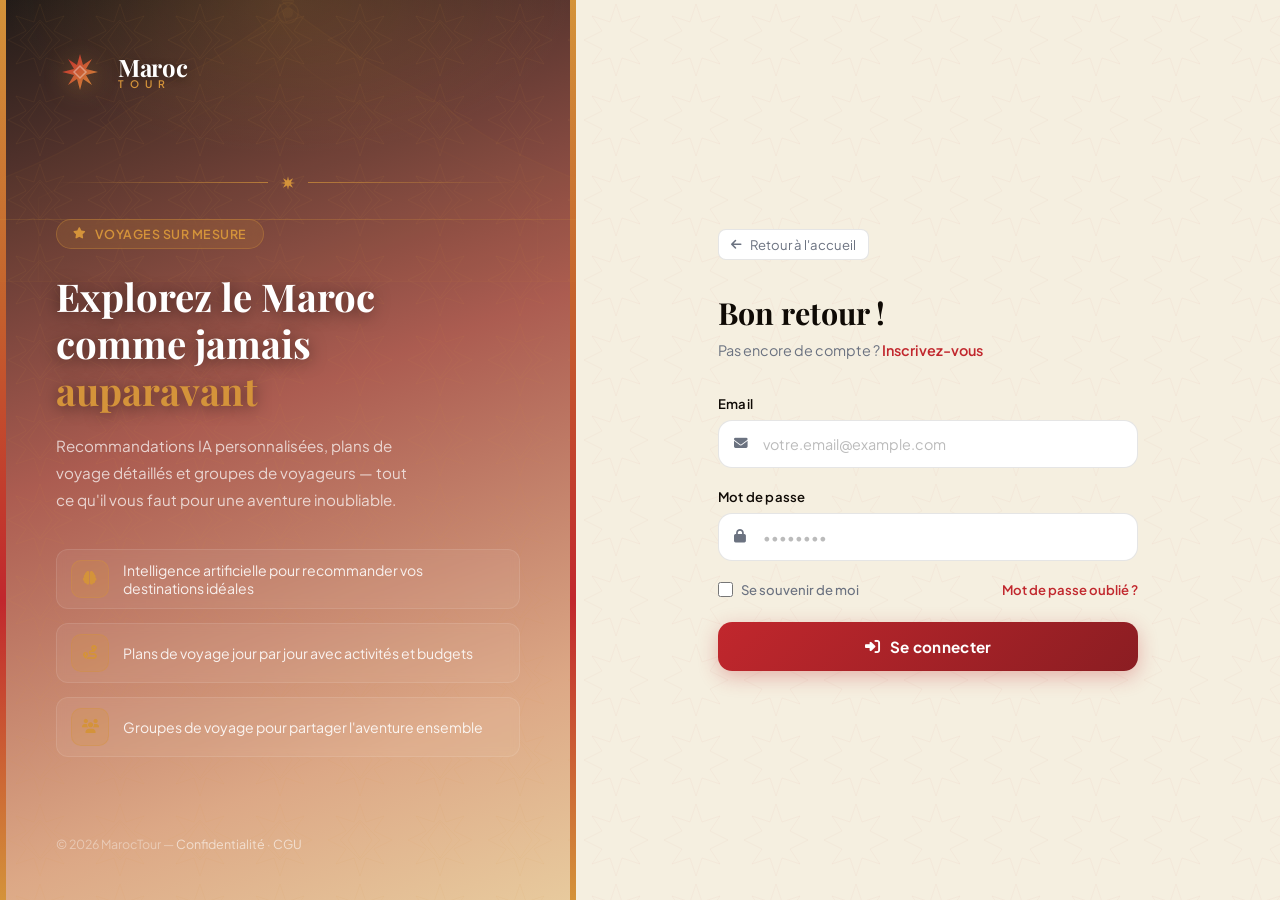
<file: templates/auth.html>
<!DOCTYPE html>
<html lang="fr">
<head>
    <meta charset="UTF-8">
    <meta name="viewport" content="width=device-width, initial-scale=1.0">
    <title>Connexion – MarocTour</title>
    <link rel="stylesheet" href="https://cdnjs.cloudflare.com/ajax/libs/font-awesome/6.4.0/css/all.min.css">
    <link href="https://fonts.googleapis.com/css2?family=Playfair+Display:wght@500;700&family=Plus+Jakarta+Sans:wght@300;400;500;600;700&display=swap" rel="stylesheet">
    <style>
        *, *::before, *::after { box-sizing: border-box; margin: 0; padding: 0; }

        :root {
            --red:    #C1272D;
            --gold:   #D4933A;
            --gold-l: #F4A800;
            --dark:   #0F0A05;
            --navy:   #1A2744;
            --terra:  #C4622D;
            --sand:   #F5EFE0;
            --text:   #1a1a1a;
            --muted:  #6b7280;
            --border: rgba(0,0,0,.10);
            --radius: 14px;
            --zellige: url("data:image/svg+xml,%3Csvg xmlns='http://www.w3.org/2000/svg' width='80' height='80'%3E%3Cg fill='none' stroke='rgba(212,147,58,0.13)' stroke-width='0.8'%3E%3Cpolygon points='40,4 46,22 64,16 54,31 72,40 54,49 64,64 46,58 40,76 34,58 16,64 26,49 8,40 26,31 16,16 34,22'/%3E%3Cpolygon points='40,22 52,40 40,58 28,40'/%3E%3Crect x='26' y='26' width='28' height='28' transform='rotate(45 40 40)'/%3E%3C/g%3E%3C/svg%3E");
        }

        body {
            font-family: 'Plus Jakarta Sans', sans-serif;
            min-height: 100vh;
            display: flex;
            background: var(--sand);
            color: var(--text);
        }

        /* ── LEFT PANEL — "Bab (Door) of Morocco" ─── */
        .auth-left {
            flex: 0 0 45%;
            position: relative;
            overflow: hidden;
            display: flex;
            flex-direction: column;
            justify-content: space-between;
            padding: 48px 56px;
            background:
                linear-gradient(160deg, rgba(10,4,2,.9) 0%, rgba(140,30,20,.7) 45%, rgba(196,98,45,.5) 80%, rgba(212,147,58,.4) 100%),
                url('https://images.unsplash.com/photo-1548013146-72479768bada?w=900&q=80') center/cover no-repeat;
        }

        /* Zellige pattern overlay */
        .auth-left::before {
            content: '';
            position: absolute;
            inset: 0;
            background-image: var(--zellige);
            background-size: 80px 80px;
            opacity: .65;
            z-index: 0;
        }

        /* Ornate arch at top of left panel */
        .auth-left::after {
            content: '';
            position: absolute;
            top: 0; left: 0; right: 0;
            height: 220px;
            background: radial-gradient(ellipse 70% 100% at 50% 0%, rgba(212,147,58,.18) 0%, transparent 70%);
            z-index: 0;
            border-bottom: 1px solid rgba(212,147,58,.15);
        }

        /* Arch SVG decoration */
        .al-arch-svg {
            position: absolute;
            top: 0; left: 0; right: 0;
            z-index: 1;
            opacity: .25;
        }

        /* Left border strip — door frame */
        .auth-left-frame {
            position: absolute;
            top: 0; left: 0;
            width: 6px; height: 100%;
            background: linear-gradient(180deg, var(--gold), var(--terra), var(--red), var(--gold));
        }
        .auth-left-frame-r {
            position: absolute;
            top: 0; right: 0;
            width: 6px; height: 100%;
            background: linear-gradient(180deg, var(--gold), var(--terra), var(--red), var(--gold));
        }

        /* Inner content above overlays */
        .auth-left > *:not(.al-arch-svg):not(.auth-left-frame):not(.auth-left-frame-r) {
            position: relative;
            z-index: 2;
        }

        .al-logo {
            display: flex;
            align-items: center;
            gap: 14px;
            text-decoration: none;
        }
        .al-logo svg { width: 48px; height: 48px; filter: drop-shadow(0 4px 12px rgba(212,147,58,.4)); }
        .al-logo-text { display: flex; flex-direction: column; line-height: 1; }
        .al-logo-maroc {
            font-family: 'Playfair Display', serif;
            font-weight: 700;
            font-size: 1.5rem;
            color: #fff;
            letter-spacing: -.3px;
            text-shadow: 0 2px 8px rgba(0,0,0,.4);
        }
        .al-logo-tour {
            font-size: .65rem;
            letter-spacing: 6px;
            color: var(--gold);
            font-weight: 600;
            text-transform: uppercase;
        }

        .al-middle {
            flex: 1;
            display: flex;
            flex-direction: column;
            justify-content: center;
        }

        /* Arabic-style ornamental separator */
        .al-ornament {
            display: flex;
            align-items: center;
            gap: 12px;
            margin-bottom: 28px;
        }
        .al-ornament-line {
            flex: 1;
            height: 1px;
            background: linear-gradient(90deg, transparent, rgba(212,147,58,.7));
        }
        .al-ornament-line.r {
            background: linear-gradient(90deg, rgba(212,147,58,.7), transparent);
        }

        .al-tag {
            display: inline-flex;
            align-items: center;
            gap: 8px;
            background: rgba(212,147,58,.15);
            backdrop-filter: blur(8px);
            border: 1px solid rgba(212,147,58,.35);
            border-radius: 100px;
            padding: 6px 16px;
            font-size: .78rem;
            color: var(--gold);
            font-weight: 600;
            letter-spacing: .5px;
            text-transform: uppercase;
            margin-bottom: 24px;
            width: fit-content;
        }
        .al-tag i { font-size: .7rem; }

        .al-headline {
            font-family: 'Playfair Display', serif;
            font-size: clamp(2rem, 3vw, 2.8rem);
            font-weight: 700;
            color: #fff;
            line-height: 1.22;
            margin-bottom: 20px;
            text-shadow: 0 2px 16px rgba(0,0,0,.5);
        }
        .al-headline em { color: var(--gold); font-style: normal; }

        .al-sub {
            font-size: .95rem;
            color: rgba(255,255,255,.72);
            line-height: 1.75;
            max-width: 360px;
            margin-bottom: 36px;
        }

        .al-features { display: flex; flex-direction: column; gap: 14px; }
        .al-feature {
            display: flex;
            align-items: center;
            gap: 14px;
            color: rgba(255,255,255,.88);
            font-size: .88rem;
            background: rgba(255,255,255,.06);
            border: 1px solid rgba(255,255,255,.1);
            border-radius: 12px;
            padding: 10px 14px;
            backdrop-filter: blur(4px);
            transition: background .25s;
        }
        .al-feature:hover { background: rgba(255,255,255,.1); }
        .al-feature-icon {
            width: 38px; height: 38px;
            border-radius: 10px;
            background: rgba(212,147,58,.22);
            border: 1px solid rgba(212,147,58,.35);
            display: flex; align-items: center; justify-content: center;
            color: var(--gold);
            font-size: .85rem;
            flex-shrink: 0;
        }

        .al-footer {
            font-size: .78rem;
            color: rgba(255,255,255,.4);
        }
        .al-footer a { color: rgba(255,255,255,.6); text-decoration: none; transition: color .2s; }
        .al-footer a:hover { color: var(--gold); }

        /* ── RIGHT PANEL ─── */
        .auth-right {
            flex: 1;
            display: flex;
            align-items: center;
            justify-content: center;
            padding: 48px 40px;
            overflow-y: auto;
            background: var(--sand);
            position: relative;
        }

        /* Subtle zellige on right panel */
        .auth-right::before {
            content: '';
            position: absolute;
            inset: 0;
            background-image: url("data:image/svg+xml,%3Csvg xmlns='http://www.w3.org/2000/svg' width='80' height='80'%3E%3Cg fill='none' stroke='rgba(193,39,45,0.05)' stroke-width='0.8'%3E%3Cpolygon points='40,4 46,22 64,16 54,31 72,40 54,49 64,64 46,58 40,76 34,58 16,64 26,49 8,40 26,31 16,16 34,22'/%3E%3C/g%3E%3C/svg%3E");
            background-size: 80px 80px;
        }

        .auth-form-wrap {
            width: 100%;
            max-width: 420px;
            position: relative;
            z-index: 1;
        }

        .ar-top { margin-bottom: 36px; }

        .ar-back {
            display: inline-flex;
            align-items: center;
            gap: 8px;
            font-size: .82rem;
            color: var(--muted);
            text-decoration: none;
            margin-bottom: 32px;
            transition: color .2s;
            padding: 6px 12px;
            border-radius: 8px;
            border: 1px solid var(--border);
            background: #fff;
        }
        .ar-back:hover { color: var(--red); border-color: rgba(193,39,45,.2); }
        .ar-back i { font-size: .75rem; }

        .ar-title {
            font-family: 'Playfair Display', serif;
            font-size: 1.9rem;
            font-weight: 700;
            color: var(--dark);
            margin-bottom: 8px;
        }
        .ar-sub {
            font-size: .9rem;
            color: var(--muted);
        }
        .ar-sub a {
            color: var(--red);
            font-weight: 600;
            text-decoration: none;
        }
        .ar-sub a:hover { text-decoration: underline; }

        /* Form */
        .aform { margin-top: 32px; }

        .aform-group { margin-bottom: 20px; }

        .aform-label {
            display: block;
            font-size: .82rem;
            font-weight: 600;
            color: var(--dark);
            margin-bottom: 8px;
            letter-spacing: .2px;
        }

        .aform-input-wrap { position: relative; }
        .aform-input-wrap i {
            position: absolute;
            left: 16px;
            top: 50%;
            transform: translateY(-50%);
            color: var(--muted);
            font-size: .85rem;
            pointer-events: none;
            transition: color .2s;
        }
        .aform-input-wrap:focus-within i { color: var(--gold); }

        .aform-input {
            width: 100%;
            padding: 14px 16px 14px 44px;
            border: 1.5px solid var(--border);
            border-radius: var(--radius);
            font-family: 'Plus Jakarta Sans', sans-serif;
            font-size: .9rem;
            color: var(--dark);
            background: #fff;
            outline: none;
            transition: border-color .25s, box-shadow .25s;
        }
        .aform-input:focus {
            border-color: var(--gold);
            box-shadow: 0 0 0 4px rgba(212,147,58,.12);
        }
        .aform-input::placeholder { color: #bbb; }

        .aform-row {
            display: flex;
            align-items: center;
            justify-content: space-between;
            margin-bottom: 24px;
            font-size: .82rem;
        }
        .remember-label {
            display: flex;
            align-items: center;
            gap: 8px;
            cursor: pointer;
            color: var(--muted);
            font-weight: 500;
        }
        .remember-label input[type=checkbox] {
            accent-color: var(--red);
            width: 15px; height: 15px;
        }
        .forgot-link {
            color: var(--red);
            font-weight: 600;
            text-decoration: none;
        }
        .forgot-link:hover { text-decoration: underline; }

        .btn-submit-auth {
            width: 100%;
            padding: 15px;
            background: linear-gradient(135deg, var(--red), #8B1D22);
            color: #fff;
            border: none;
            border-radius: var(--radius);
            font-family: 'Plus Jakarta Sans', sans-serif;
            font-size: .95rem;
            font-weight: 700;
            cursor: pointer;
            letter-spacing: .3px;
            transition: all .2s;
            display: flex;
            align-items: center;
            justify-content: center;
            gap: 10px;
            box-shadow: 0 6px 20px rgba(193,39,45,.3);
        }
        .btn-submit-auth:hover:not(:disabled) {
            opacity: .92;
            transform: translateY(-2px);
            box-shadow: 0 10px 28px rgba(193,39,45,.4);
        }
        .btn-submit-auth:disabled { opacity: .6; cursor: not-allowed; }

        .aform-divider {
            text-align: center;
            position: relative;
            margin: 24px 0;
            font-size: .8rem;
            color: var(--muted);
        }
        .aform-divider::before, .aform-divider::after {
            content: '';
            position: absolute;
            top: 50%;
            width: 42%;
            height: 1px;
            background: var(--border);
        }
        .aform-divider::before { left: 0; }
        .aform-divider::after  { right: 0; }

        .aform-terms {
            display: flex;
            align-items: flex-start;
            gap: 10px;
            font-size: .82rem;
            color: var(--muted);
            margin-bottom: 22px;
        }
        .aform-terms input[type=checkbox] {
            accent-color: var(--red);
            margin-top: 2px;
            flex-shrink: 0;
        }
        .aform-terms a { color: var(--red); font-weight: 600; text-decoration: none; }
        .aform-terms a:hover { text-decoration: underline; }

        /* Panels */
        .auth-panel { display: none; }
        .auth-panel.active { display: block; }

        /* Toast */
        .toast {
            position: fixed; bottom: 28px; right: 28px; z-index: 9999;
            padding: 14px 20px; border-radius: 12px;
            font-weight: 600; font-size: .88rem; color: #fff;
            box-shadow: 0 8px 32px rgba(0,0,0,.18);
            display: flex; align-items: center; gap: 10px;
            transform: translateY(80px); opacity: 0;
            transition: all .35s cubic-bezier(.175,.885,.32,1.275);
            max-width: 340px;
        }
        .toast.show { transform: translateY(0); opacity: 1; }
        .toast.success { background: linear-gradient(135deg, #2ecc71, #27ae60); }
        .toast.error   { background: linear-gradient(135deg, #e74c3c, #c0392b); }
        .toast.info    { background: linear-gradient(135deg, #667eea, #764ba2); }

        /* Responsive */
        @media (max-width: 768px) {
            .auth-left { display: none; }
            .auth-right { padding: 32px 24px; }
        }
    </style>
</head>
<body>

    <!-- ── LEFT PANEL ── -->
    <div class="auth-left">
        <!-- Door frame borders -->
        <div class="auth-left-frame"></div>
        <div class="auth-left-frame-r"></div>

        <!-- Arch SVG at top -->
        <svg class="al-arch-svg" viewBox="0 0 450 220" preserveAspectRatio="xMidYMax meet" xmlns="http://www.w3.org/2000/svg">
            <path d="M0,220 L0,140 Q50,120 80,100 Q120,70 160,50 Q200,25 225,5 C230,1 232,0 225,0 L225,0 C218,0 220,1 225,5 Q250,25 290,50 Q330,70 370,100 Q400,120 450,140 L450,220 Z" fill="rgba(212,147,58,0.1)" stroke="rgba(212,147,58,0.2)" stroke-width="1"/>
            <path d="M30,220 L30,155 Q80,130 120,110 Q165,85 195,65 Q215,52 225,40 Q235,52 255,65 Q285,85 330,110 Q370,130 420,155 L420,220" fill="none" stroke="rgba(212,147,58,0.12)" stroke-width="1"/>
            <!-- Decorative arch rosette -->
            <circle cx="225" cy="10" r="8" fill="none" stroke="rgba(212,147,58,0.3)" stroke-width="1"/>
            <circle cx="225" cy="10" r="4" fill="rgba(212,147,58,0.25)"/>
        </svg>

        <a href="/" class="al-logo">
            <svg viewBox="0 0 48 48" fill="none" xmlns="http://www.w3.org/2000/svg">
                <defs>
                    <linearGradient id="ag" x1="0%" y1="0%" x2="100%" y2="100%">
                        <stop offset="0%" stop-color="#C1272D"/>
                        <stop offset="100%" stop-color="#D4933A"/>
                    </linearGradient>
                </defs>
                <polygon points="24,6 27,17 36,11 30,21 42,24 30,27 36,37 27,31 24,42 21,31 12,37 18,27 6,24 18,21 12,11 21,17"
                         fill="url(#ag)"/>
                <polygon points="24,18 30,24 24,30 18,24" fill="none" stroke="rgba(255,255,255,0.35)" stroke-width="1.5"/>
            </svg>
            <div class="al-logo-text">
                <span class="al-logo-maroc">Maroc</span>
                <span class="al-logo-tour">Tour</span>
            </div>
        </a>

        <div class="al-middle">
            <div class="al-ornament">
                <div class="al-ornament-line"></div>
                <svg width="16" height="16" viewBox="0 0 40 40" fill="none">
                    <polygon points="20,3 22.5,13.5 32.5,8 27,18 38,20 27,22 32.5,32 22.5,26.5 20,37 17.5,26.5 7.5,32 13,22 2,20 13,18 7.5,8 17.5,13.5" fill="#D4933A"/>
                </svg>
                <div class="al-ornament-line r"></div>
            </div>
            <div class="al-tag"><i class="fas fa-star"></i> Voyages sur mesure</div>
            <h1 class="al-headline">Explorez le Maroc<br>comme jamais<br><em>auparavant</em></h1>
            <p class="al-sub">Recommandations IA personnalisées, plans de voyage détaillés et groupes de voyageurs — tout ce qu'il vous faut pour une aventure inoubliable.</p>
            <div class="al-features">
                <div class="al-feature">
                    <div class="al-feature-icon"><i class="fas fa-brain"></i></div>
                    <span>Intelligence artificielle pour recommander vos destinations idéales</span>
                </div>
                <div class="al-feature">
                    <div class="al-feature-icon"><i class="fas fa-route"></i></div>
                    <span>Plans de voyage jour par jour avec activités et budgets</span>
                </div>
                <div class="al-feature">
                    <div class="al-feature-icon"><i class="fas fa-users"></i></div>
                    <span>Groupes de voyage pour partager l'aventure ensemble</span>
                </div>
            </div>
        </div>

        <div class="al-footer">
            © 2026 MarocTour — <a href="#">Confidentialité</a> · <a href="#">CGU</a>
        </div>
    </div>

    <!-- ── RIGHT PANEL ── -->
    <div class="auth-right">
        <div class="auth-form-wrap">

            <a href="/" class="ar-back"><i class="fas fa-arrow-left"></i> Retour à l'accueil</a>

            <!-- LOGIN -->
            <div class="auth-panel active" id="panel-login">
                <div class="ar-top">
                    <h2 class="ar-title">Bon retour !</h2>
                    <p class="ar-sub">Pas encore de compte ? <a href="#" id="go-register">Inscrivez-vous</a></p>
                </div>
                <form class="aform" id="login-form">
                    <div class="aform-group">
                        <label class="aform-label">Email</label>
                        <div class="aform-input-wrap">
                            <i class="fas fa-envelope"></i>
                            <input class="aform-input" type="email" id="login-email" placeholder="votre.email@example.com" required>
                        </div>
                    </div>
                    <div class="aform-group">
                        <label class="aform-label">Mot de passe</label>
                        <div class="aform-input-wrap">
                            <i class="fas fa-lock"></i>
                            <input class="aform-input" type="password" id="login-password" placeholder="••••••••" required>
                        </div>
                    </div>
                    <div class="aform-row">
                        <label class="remember-label">
                            <input type="checkbox" id="remember">
                            Se souvenir de moi
                        </label>
                        <a href="#" class="forgot-link" id="go-forgot">Mot de passe oublié ?</a>
                    </div>
                    <button type="submit" class="btn-submit-auth" id="login-btn">
                        <i class="fas fa-sign-in-alt"></i> Se connecter
                    </button>
                </form>
            </div>

            <!-- REGISTER -->
            <div class="auth-panel" id="panel-register">
                <div class="ar-top">
                    <h2 class="ar-title">Créez votre compte</h2>
                    <p class="ar-sub">Déjà inscrit ? <a href="#" id="go-login">Connectez-vous</a></p>
                </div>
                <form class="aform" id="register-form">
                    <div class="aform-group">
                        <label class="aform-label">Nom complet</label>
                        <div class="aform-input-wrap">
                            <i class="fas fa-user"></i>
                            <input class="aform-input" type="text" id="register-name" placeholder="Ahmed Benali" required>
                        </div>
                    </div>
                    <div class="aform-group">
                        <label class="aform-label">Email</label>
                        <div class="aform-input-wrap">
                            <i class="fas fa-envelope"></i>
                            <input class="aform-input" type="email" id="register-email" placeholder="votre.email@example.com" required>
                        </div>
                    </div>
                    <div class="aform-group">
                        <label class="aform-label">Mot de passe</label>
                        <div class="aform-input-wrap">
                            <i class="fas fa-lock"></i>
                            <input class="aform-input" type="password" id="register-password" placeholder="••••••••" required>
                        </div>
                    </div>
                    <div class="aform-group">
                        <label class="aform-label">Confirmer le mot de passe</label>
                        <div class="aform-input-wrap">
                            <i class="fas fa-lock"></i>
                            <input class="aform-input" type="password" id="register-confirm" placeholder="••••••••" required>
                        </div>
                    </div>
                    <label class="aform-terms">
                        <input type="checkbox" id="terms" required>
                        <span>J'accepte les <a href="#">conditions d'utilisation</a> et la <a href="#">politique de confidentialité</a></span>
                    </label>
                    <button type="submit" class="btn-submit-auth" id="register-btn">
                        <i class="fas fa-user-plus"></i> Créer mon compte
                    </button>
                    <div class="aform-divider">OU</div>
                    <p style="text-align:center;font-size:.82rem;color:var(--muted);">
                        Déjà inscrit ? <a href="#" id="go-login2" style="color:var(--red);font-weight:600;text-decoration:none;">Connectez-vous</a>
                    </p>
                </form>
            </div>

            <!-- FORGOT PASSWORD -->
            <div class="auth-panel" id="panel-forgot">
                <div class="ar-top">
                    <h2 class="ar-title">Récupérer l'accès</h2>
                    <p class="ar-sub">Entrez votre email pour réinitialiser votre mot de passe</p>
                </div>
                <form class="aform" id="forgot-form">
                    <div class="aform-group">
                        <label class="aform-label">Email</label>
                        <div class="aform-input-wrap">
                            <i class="fas fa-envelope"></i>
                            <input class="aform-input" type="email" id="forgot-email" placeholder="votre.email@example.com" required>
                        </div>
                    </div>
                    <button type="submit" class="btn-submit-auth">
                        <i class="fas fa-paper-plane"></i> Envoyer le lien
                    </button>
                    <div class="aform-divider">OU</div>
                    <p style="text-align:center;font-size:.82rem;">
                        <a href="#" id="go-back-login" style="color:var(--red);font-weight:600;text-decoration:none;">← Retour à la connexion</a>
                    </p>
                </form>
            </div>

        </div>
    </div>

    <!-- Toast -->
    <div class="toast" id="toast">
        <i class="fas fa-check-circle" id="toast-icon"></i>
        <span id="toast-msg"></span>
    </div>

    <script>
        // Panel switching
        const panels = {
            login:    document.getElementById('panel-login'),
            register: document.getElementById('panel-register'),
            forgot:   document.getElementById('panel-forgot'),
        };
        function showPanel(name) {
            Object.values(panels).forEach(p => p.classList.remove('active'));
            panels[name].classList.add('active');
        }

        document.getElementById('go-register').addEventListener('click', e => { e.preventDefault(); showPanel('register'); });
        document.getElementById('go-login').addEventListener('click',    e => { e.preventDefault(); showPanel('login'); });
        document.getElementById('go-login2').addEventListener('click',   e => { e.preventDefault(); showPanel('login'); });
        document.getElementById('go-forgot').addEventListener('click',   e => { e.preventDefault(); showPanel('forgot'); });
        document.getElementById('go-back-login').addEventListener('click', e => { e.preventDefault(); showPanel('login'); });

        // Toast
        let _tt;
        function showToast(msg, type = 'success') {
            const t = document.getElementById('toast');
            const icons = { success: 'fa-check-circle', error: 'fa-times-circle', info: 'fa-info-circle' };
            document.getElementById('toast-icon').className = 'fas ' + (icons[type] || icons.success);
            document.getElementById('toast-msg').textContent = msg;
            t.className = 'toast ' + type + ' show';
            clearTimeout(_tt);
            _tt = setTimeout(() => t.classList.remove('show'), 3500);
        }

        // Login
        document.getElementById('login-form').addEventListener('submit', async e => {
            e.preventDefault();
            const btn = document.getElementById('login-btn');
            const email    = document.getElementById('login-email').value.trim();
            const password = document.getElementById('login-password').value;
            btn.disabled = true;
            btn.innerHTML = '<i class="fas fa-spinner fa-spin"></i> Connexion...';
            try {
                const res  = await fetch('/api/login', { method: 'POST', headers: { 'Content-Type': 'application/json' }, body: JSON.stringify({ email, password }) });
                const data = await res.json();
                if (data.success) {
                    showToast('Bienvenue ! Redirection...', 'success');
                    setTimeout(() => window.location.href = '/user', 900);
                } else {
                    showToast(data.message, 'error');
                    btn.disabled = false;
                    btn.innerHTML = '<i class="fas fa-sign-in-alt"></i> Se connecter';
                }
            } catch (err) {
                showToast('Erreur de connexion au serveur', 'error');
                btn.disabled = false;
                btn.innerHTML = '<i class="fas fa-sign-in-alt"></i> Se connecter';
            }
        });

        // Register
        document.getElementById('register-form').addEventListener('submit', async e => {
            e.preventDefault();
            const btn     = document.getElementById('register-btn');
            const name    = document.getElementById('register-name').value.trim();
            const email   = document.getElementById('register-email').value.trim();
            const password = document.getElementById('register-password').value;
            const confirm  = document.getElementById('register-confirm').value;
            const terms    = document.getElementById('terms').checked;
            if (password !== confirm) { showToast('Les mots de passe ne correspondent pas', 'error'); return; }
            if (!terms) { showToast("Veuillez accepter les conditions d'utilisation", 'info'); return; }
            btn.disabled = true;
            btn.innerHTML = '<i class="fas fa-spinner fa-spin"></i> Création...';
            try {
                const res  = await fetch('/api/register', { method: 'POST', headers: { 'Content-Type': 'application/json' }, body: JSON.stringify({ name, email, password }) });
                const data = await res.json();
                if (data.success) {
                    showToast('Compte créé ! Connectez-vous.', 'success');
                    setTimeout(() => {
                        showPanel('login');
                        document.getElementById('register-form').reset();
                    }, 1500);
                } else {
                    showToast(data.message, 'error');
                }
            } catch (err) {
                showToast('Erreur de connexion au serveur', 'error');
            } finally {
                btn.disabled = false;
                btn.innerHTML = '<i class="fas fa-user-plus"></i> Créer mon compte';
            }
        });

        // Forgot password
        document.getElementById('forgot-form').addEventListener('submit', async e => {
            e.preventDefault();
            const email = document.getElementById('forgot-email').value.trim();
            try {
                const res  = await fetch('/api/forgot-password', { method: 'POST', headers: { 'Content-Type': 'application/json' }, body: JSON.stringify({ email }) });
                const data = await res.json();
                if (data.success) showToast(data.message, 'success');
                else showToast(data.message, 'error');
            } catch (err) { showToast('Erreur de connexion au serveur', 'error'); }
        });
    </script>
</body>
</html>
</file>
